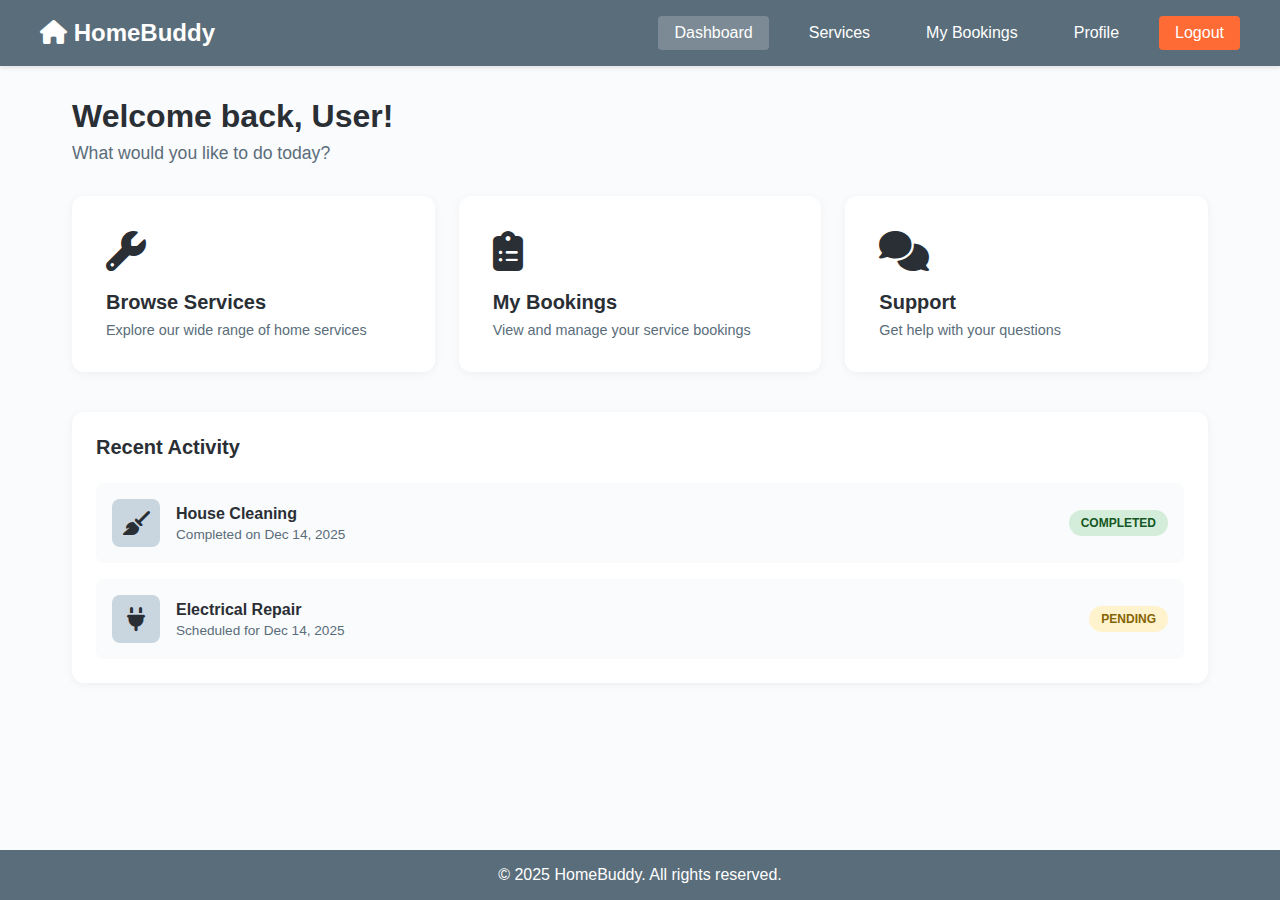
<file: index.html>
<!DOCTYPE html>
<html lang="en">
  <head>
    <meta charset="UTF-8" />
    <meta name="viewport" content="width=device-width, initial-scale=1.0" />
    <title>HomeBuddy - User Dashboard</title>

    <link
      rel="stylesheet"
      href="https://cdnjs.cloudflare.com/ajax/libs/font-awesome/6.5.0/css/all.min.css"
    />

    <link rel="stylesheet" href="./style.css" />
  </head>
  <body>
    <nav class="navbar">
      <div class="nav-container">
        <a href="index.html" class="logo">
          <i class="fa-solid fa-house"></i> HomeBuddy
        </a>
        <div class="nav-links">
          <a href="index.html" class="active">Dashboard</a>
          <a href="/pages/services.html">Services</a>
          <a href="./pages/book-service.html">My Bookings</a>
          <a href="./pages/profile.html">Profile</a>
          <a href="./pages/login.html" class="btn-logout">Logout</a>
        </div>
      </div>
    </nav>

    <main class="dashboard-container">
      <section class="welcome-section">
        <h1>
          Welcome back, User!
          <i class="fa-regular fa-hand-wave"></i>
        </h1>
        <p>What would you like to do today?</p>
      </section>

      <section class="quick-actions">
        <a href="./pages/services.html" class="action-card">
          <div class="card-icon">
            <i class="fa-solid fa-wrench"></i>
          </div>
          <h3>Browse Services</h3>
          <p>Explore our wide range of home services</p>
        </a>

        <a href="./pages/my-bookings.html" class="action-card">
          <div class="card-icon">
            <i class="fa-solid fa-clipboard-list"></i>
          </div>
          <h3>My Bookings</h3>
          <p>View and manage your service bookings</p>
        </a>

        <a href="./pages/support.html" class="action-card">
          <div class="card-icon">
            <i class="fa-solid fa-comments"></i>
          </div>
          <h3>Support</h3>
          <p>Get help with your questions</p>
        </a>
      </section>

      <section class="recent-bookings">
        <h2>Recent Activity</h2>
        <div class="activity-list">
          <div class="activity-item">
            <div class="activity-icon">
              <i class="fa-solid fa-broom"></i>
            </div>
            <div class="activity-details">
              <h4>House Cleaning</h4>
              <p>Completed on Dec 14, 2025</p>
            </div>
            <span class="status completed">Completed</span>
          </div>

          <div class="activity-item">
            <div class="activity-icon">
              <i class="fa-solid fa-plug"></i>
            </div>
            <div class="activity-details">
              <h4>Electrical Repair</h4>
              <p>Scheduled for Dec 14, 2025</p>
            </div>
            <span class="status pending">Pending</span>
          </div>
        </div>
      </section>
    </main>

    <footer class="footer">
      <p>&copy; 2025 HomeBuddy. All rights reserved.</p>
    </footer>
  </body>
</html>
</file>
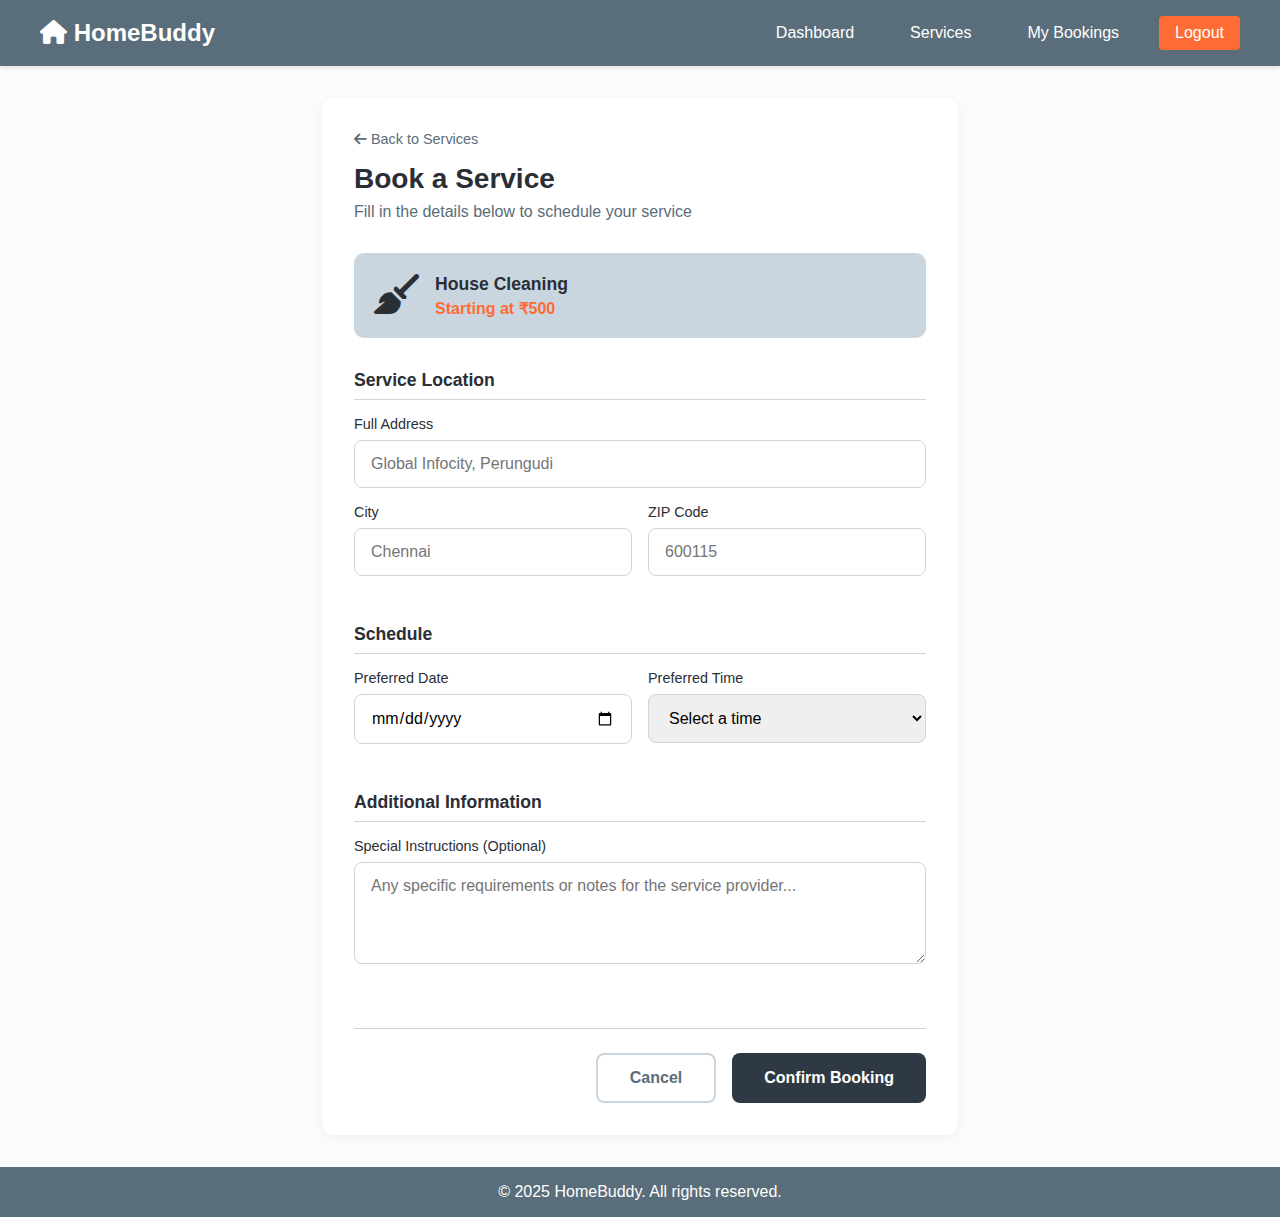
<file: pages/book-service.html>
<!DOCTYPE html>
<html lang="en">
  <head>
    <meta charset="UTF-8" />
    <meta name="viewport" content="width=device-width, initial-scale=1.0" />
    <title>HomeBuddy - Book Service</title>

    <link
      rel="stylesheet"
      href="https://cdnjs.cloudflare.com/ajax/libs/font-awesome/6.5.0/css/all.min.css"
    />

    <link rel="stylesheet" href="../styles/book-service.css" />
  </head>
  <body>
    <nav class="navbar">
      <div class="nav-container">
        <a href="../index.html" class="logo">
          <i class="fa-solid fa-house"></i> HomeBuddy
        </a>
        <div class="nav-links">
          <a href="../index.html">Dashboard</a>
          <a href="../pages/services.html">Services</a>
          <a href="../pages/my-bookings.html">My Bookings</a>
          <a href="../pages/login.html" class="btn-logout">Logout</a>
        </div>
      </div>
    </nav>

    <main class="booking-container">
      <div class="booking-card">
        <div class="booking-header">
          <a href="../pages/services.html" class="back-link">
            <i class="fa-solid fa-arrow-left"></i> Back to Services
          </a>
          <h1>Book a Service</h1>
          <p>Fill in the details below to schedule your service</p>
        </div>

        <form class="booking-form" action="../pages/my-bookings.html" method="GET">
          <div class="service-selected">
            <div class="service-icon">
              <i class="fa-solid fa-broom"></i>
            </div>
            <div class="service-info">
              <h3>House Cleaning</h3>
              <span class="price">Starting at ₹500</span>
            </div>
          </div>

          <div class="form-section">
            <h2>Service Location</h2>

            <div class="form-group">
              <label for="address">Full Address</label>
              <input
                type="text"
                id="address"
                name="address"
                placeholder="Global Infocity, Perungudi"
                required
              />
            </div>

            <div class="form-row">
              <div class="form-group">
                <label for="city">City</label>
                <input
                  type="text"
                  id="city"
                  name="city"
                  placeholder="Chennai"
                  required
                />
              </div>
              <div class="form-group">
                <label for="zipcode">ZIP Code</label>
                <input
                  type="text"
                  id="zipcode"
                  name="zipcode"
                  placeholder="600115"
                  required
                />
              </div>
            </div>
          </div>

          <div class="form-section">
            <h2>Schedule</h2>

            <div class="form-row">
              <div class="form-group">
                <label for="date">Preferred Date</label>
                <input type="date" id="date" name="date" required />
              </div>
              <div class="form-group">
                <label for="time">Preferred Time</label>
                <select id="time" name="time" required>
                  <option value="">Select a time</option>
                  <option value="09:00">9:00 AM</option>
                  <option value="10:00">10:00 AM</option>
                  <option value="11:00">11:00 AM</option>
                  <option value="12:00">12:00 PM</option>
                  <option value="13:00">1:00 PM</option>
                  <option value="14:00">2:00 PM</option>
                  <option value="15:00">3:00 PM</option>
                  <option value="16:00">4:00 PM</option>
                  <option value="17:00">5:00 PM</option>
                </select>
              </div>
            </div>
          </div>

          <div class="form-section">
            <h2>Additional Information</h2>

            <div class="form-group">
              <label for="notes">Special Instructions (Optional)</label>
              <textarea
                id="notes"
                name="notes"
                rows="4"
                placeholder="Any specific requirements or notes for the service provider..."
              ></textarea>
            </div>
          </div>

          <div class="form-actions">
            <a href="../pages/services.html" class="btn-secondary">Cancel</a>
            <button type="submit" class="btn-primary">Confirm Booking</button>
          </div>
        </form>
      </div>
    </main>

    <footer class="footer">
      <p>&copy; 2025 HomeBuddy. All rights reserved.</p>
    </footer>
  </body>
</html>
</file>
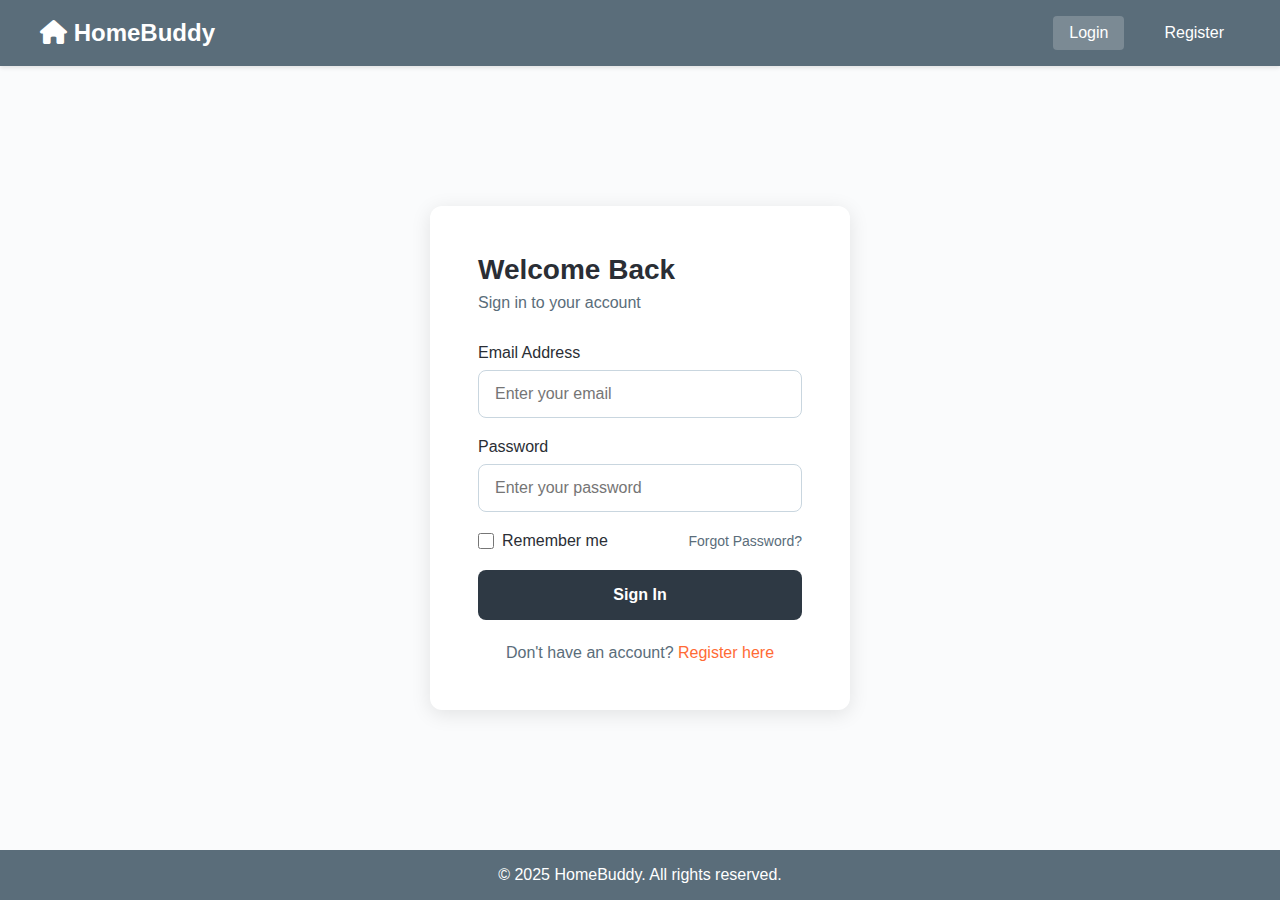
<file: pages/login.html>
<!DOCTYPE html>
<html lang="en">
  <head>
    <meta charset="UTF-8" />
    <meta name="viewport" content="width=device-width, initial-scale=1.0" />
    <title>HomeBuddy - User Login</title>

    <link
      rel="stylesheet"
      href="https://cdnjs.cloudflare.com/ajax/libs/font-awesome/6.5.0/css/all.min.css"
    />

    <link rel="stylesheet" href="../styles/login.css" />
  </head>
  <body>
    <nav class="navbar">
      <div class="nav-container">
        <a href="../index.html" class="logo">
          <i class="fa-solid fa-house"></i> HomeBuddy
        </a>
        <div class="nav-links">
          <a href="../pages/login.html" class="active">Login</a>
          <a href="../pages/register.html">Register</a>
        </div>
      </div>
    </nav>

    <main class="login-container">
      <div class="login-card">
        <h1>Welcome Back</h1>
        <p class="subtitle">Sign in to your account</p>

        <form class="login-form" action="../index.html" method="GET">
          <div class="form-group">
            <label for="email">Email Address</label>
            <input
              type="email"
              id="email"
              name="email"
              placeholder="Enter your email"
              required
            />
          </div>

          <div class="form-group">
            <label for="password">Password</label>
            <input
              type="password"
              id="password"
              name="password"
              placeholder="Enter your password"
              required
            />
          </div>

          <div class="form-options">
            <label class="remember-me">
              <input type="checkbox" name="remember" />
              <span>Remember me</span>
            </label>
            <a href="#" class="forgot-password">Forgot Password?</a>
          </div>

          <button type="submit" class="btn-primary">Sign In</button>
        </form>

        <p class="register-link">
          Don't have an account?
          <a href="../pages/register.html">Register here</a>
        </p>
      </div>
    </main>

    <footer class="footer">
      <p>&copy; 2025 HomeBuddy. All rights reserved.</p>
    </footer>
  </body>
</html>
</file>
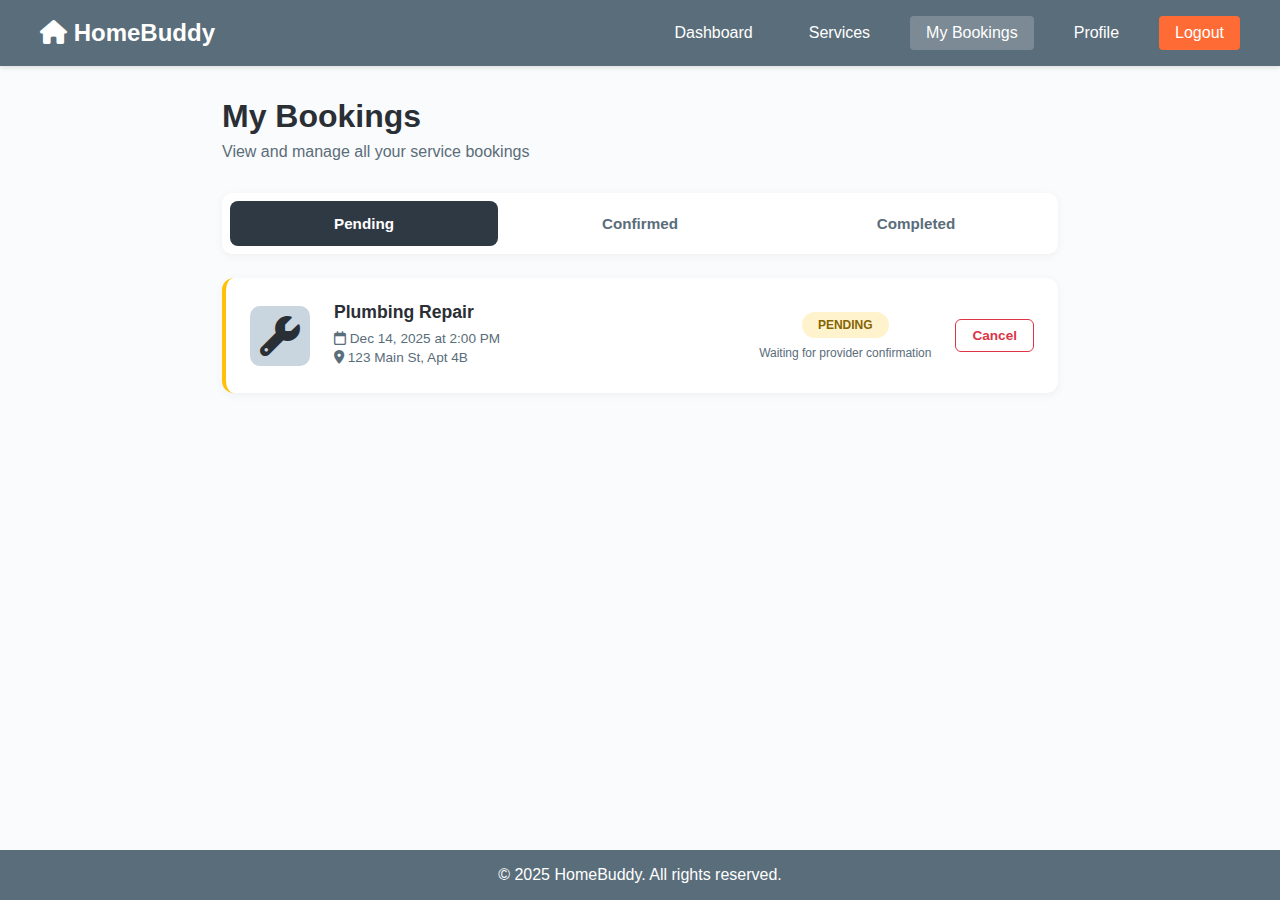
<file: pages/my-bookings.html>
<!DOCTYPE html>
<html lang="en">
  <head>
    <meta charset="UTF-8" />
    <meta name="viewport" content="width=device-width, initial-scale=1.0" />
    <title>HomeBuddy - My Bookings</title>

    <link
      rel="stylesheet"
      href="https://cdnjs.cloudflare.com/ajax/libs/font-awesome/6.5.0/css/all.min.css"
    />

    <link rel="stylesheet" href="../styles/my-bookings.css" />
  </head>
  <body>
    <nav class="navbar">
      <div class="nav-container">
        <a href="../index.html" class="logo">
          <i class="fa-solid fa-house"></i> HomeBuddy
        </a>
        <div class="nav-links">
          <a href="../index.html">Dashboard</a>
          <a href="../pages/services.html">Services</a>
          <a href="../pages/my-bookings.html" class="active">My Bookings</a>
          <a href="../pages/profile.html">Profile</a>
          <a href="../pages/login.html" class="btn-logout">Logout</a>
        </div>
      </div>
    </nav>

    <main class="bookings-container">
      <section class="page-header">
        <h1>My Bookings</h1>
        <p>View and manage all your service bookings</p>
      </section>

      <div class="tabs">
        <button class="tab active" data-tab="pending">Pending</button>
        <button class="tab" data-tab="confirmed">Confirmed</button>
        <button class="tab" data-tab="completed">Completed</button>
      </div>

      <!-- Pending Bookings -->
      <section class="bookings-section" id="pending">
        <div class="booking-card pending">
          <div class="booking-icon">
            <i class="fa-solid fa-wrench"></i>
          </div>
          <div class="booking-info">
            <h3>Plumbing Repair</h3>
            <p class="booking-date">
              <i class="fa-regular fa-calendar"></i> Dec 14, 2025 at 2:00 PM
            </p>
            <p class="booking-address">
              <i class="fa-solid fa-location-dot"></i> 123 Main St, Apt 4B
            </p>
          </div>
          <div class="booking-status">
            <span class="status-badge pending">Pending</span>
            <p class="status-note">Waiting for provider confirmation</p>
          </div>
          <div class="booking-actions">
            <button class="btn-cancel">Cancel</button>
          </div>
        </div>
      </section>

      <!-- Confirmed Bookings -->
      <section class="bookings-section hidden" id="confirmed">
        <div class="booking-card confirmed">
          <div class="booking-icon">
            <i class="fa-solid fa-broom"></i>
          </div>
          <div class="booking-info">
            <h3>House Cleaning</h3>
            <p class="booking-date">
              <i class="fa-regular fa-calendar"></i> Dec 14, 2024 at 10:00 AM
            </p>
            <p class="booking-address">
              <i class="fa-solid fa-location-dot"></i> 123 Main St, Apt 4B
            </p>
            <p class="provider-name">
              <i class="fa-solid fa-user"></i> Provider: Ibrahim
            </p>
          </div>
          <div class="booking-status">
            <span class="status-badge confirmed">Confirmed</span>
            <p class="status-note">Provider will arrive on time</p>
          </div>
          <div class="booking-actions">
            <button class="btn-contact">Contact</button>
            <button class="btn-cancel">Cancel</button>
          </div>
        </div>

        <div class="booking-card confirmed">
          <div class="booking-icon">
            <i class="fa-solid fa-plug"></i>
          </div>
          <div class="booking-info">
            <h3>Electrical Repair</h3>
            <p class="booking-date">
              <i class="fa-regular fa-calendar"></i> Dec 14, 2025 at 3:00 PM
            </p>
            <p class="booking-address">
              <i class="fa-solid fa-location-dot"></i> 123 Main St, Apt 4B
            </p>
            <p class="provider-name">
              <i class="fa-solid fa-user"></i> Provider: Kamalesh
            </p>
          </div>
          <div class="booking-status">
            <span class="status-badge confirmed">Confirmed</span>
            <p class="status-note">Provider will arrive on time</p>
          </div>
          <div class="booking-actions">
            <button class="btn-contact">Contact</button>
            <button class="btn-cancel">Cancel</button>
          </div>
        </div>
      </section>

      <!-- Completed Bookings -->
      <section class="bookings-section hidden" id="completed">
        <div class="booking-card completed">
          <div class="booking-icon">
            <i class="fa-solid fa-seedling"></i>
          </div>
          <div class="booking-info">
            <h3>Gardening Service</h3>
            <p class="booking-date">
              <i class="fa-regular fa-calendar"></i> Dec 11, 2025 at 9:00 AM
            </p>
            <p class="booking-address">
              <i class="fa-solid fa-location-dot"></i> 123 Main St, Apt 4B
            </p>
            <p class="provider-name">
              <i class="fa-solid fa-user"></i> Provider: Ibrahim
            </p>
          </div>
          <div class="booking-status">
            <span class="status-badge completed">Completed</span>
          </div>
          <div class="booking-actions">
            <a href="../pages/review.html" class="a-review">Give Rating</a>
          </div>
        </div>

        <div class="booking-card completed">
          <div class="booking-icon">
            <i class="fa-solid fa-paint-roller"></i>
          </div>
          <div class="booking-info">
            <h3>Painting Service</h3>
            <p class="booking-date">
              <i class="fa-regular fa-calendar"></i> Dec 12, 2025 at 11:00 AM
            </p>
            <p class="booking-address">
              <i class="fa-solid fa-location-dot"></i> 123 Main St, Apt 4B
            </p>
            <p class="provider-name">
              <i class="fa-solid fa-user"></i> Provider: Kamalesh
            </p>
          </div>
          <div class="booking-status">
            <span class="status-badge completed">Completed</span>
          </div>
          <div class="booking-actions">
            <a href="../pages/review.html" class="a-review">Give Rating</a>
          </div>
        </div>
      </section>
    </main>

    <footer class="footer">
      <p>&copy; 2025 HomeBuddy. All rights reserved.</p>
    </footer>

    <script>
      const tabs = document.querySelectorAll(".tab");
      const sections = document.querySelectorAll(".bookings-section");

      tabs.forEach((tab) => {
        tab.onclick = () => {
          tabs.forEach((t) => t.classList.remove("active"));
          sections.forEach((s) => s.classList.add("hidden"));

          tab.classList.add("active");
          document.getElementById(tab.dataset.tab).classList.remove("hidden");
        };
      });
    </script>
  </body>
</html>
</file>
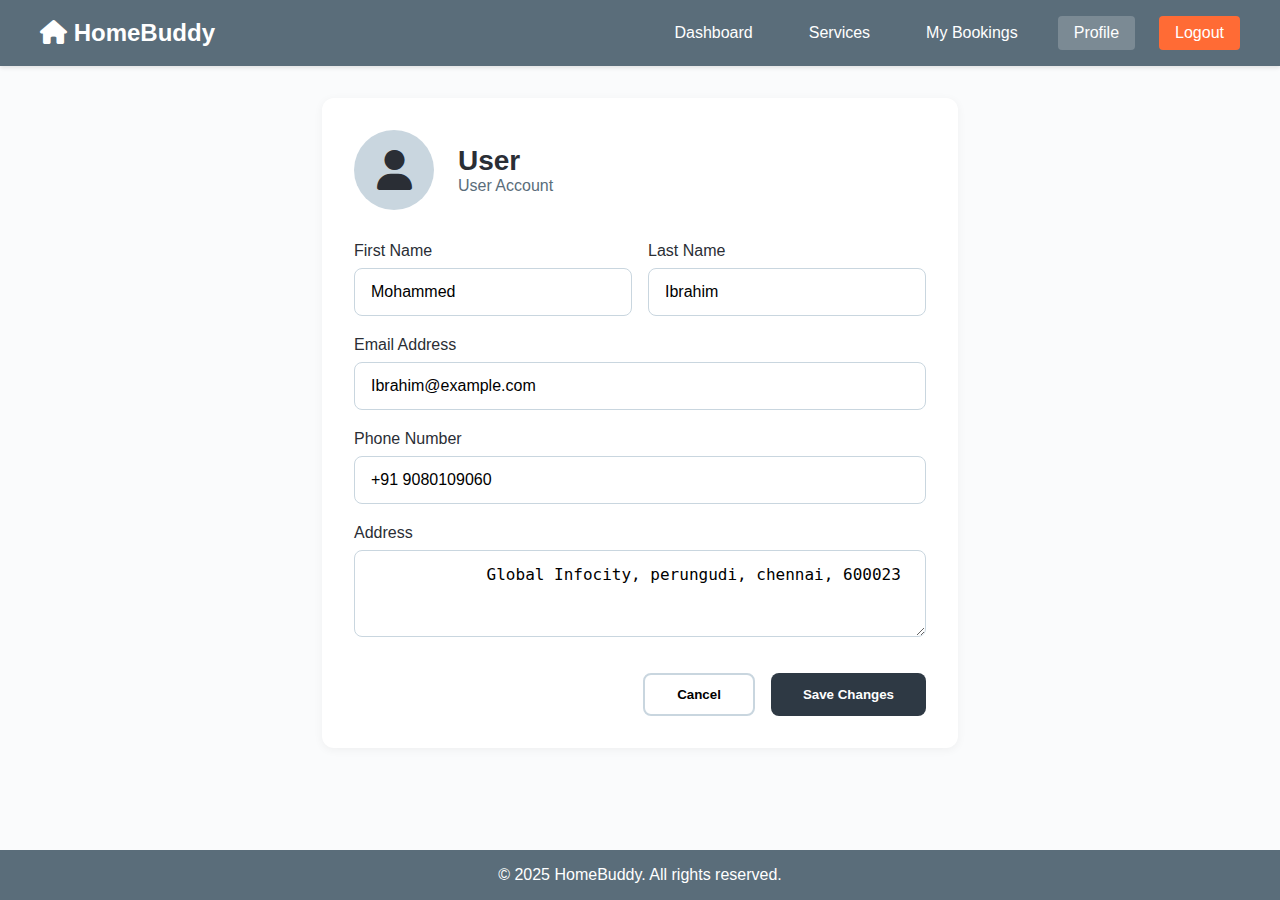
<file: pages/profile.html>
<!DOCTYPE html>
<html lang="en">
  <head>
    <meta charset="UTF-8" />
    <meta name="viewport" content="width=device-width, initial-scale=1.0" />
    <title>HomeBuddy - My Profile</title>
    <link
      rel="stylesheet"
      href="https://cdnjs.cloudflare.com/ajax/libs/font-awesome/6.5.0/css/all.min.css"
    />

    <link rel="stylesheet" href="../styles/profile.css" />
  </head>
  <body>
    <nav class="navbar">
      <div class="nav-container">
        <a href="../index.html" class="logo">
          <i class="fa-solid fa-house"></i> HomeBuddy
        </a>
        <div class="nav-links">
          <a href="../index.html">Dashboard</a>
          <a href="../pages/services.html">Services</a>
          <a href="../pages/my-bookings.html">My Bookings</a>
          <a href="../pages/profile.html" class="active">Profile</a>
          <a href="../pages/login.html" class="btn-logout">Logout</a>
        </div>
      </div>
    </nav>

    <main class="profile-container">
      <section class="profile-card">
        <div class="profile-header">
          <div class="profile-avatar">
            <i class="fa-solid fa-user"></i>
          </div>
          <div>
            <h1>User</h1>
            <p>User Account</p>
          </div>
        </div>

        <form class="profile-form">
          <div class="form-row">
            <div class="form-group">
              <label>First Name</label>
              <input type="text" value="Mohammed" />
            </div>
            <div class="form-group">
              <label>Last Name</label>
              <input type="text" value="Ibrahim" />
            </div>
          </div>

          <div class="form-group">
            <label>Email Address</label>
            <input type="email" value="Ibrahim@example.com" />
          </div>

          <div class="form-group">
            <label>Phone Number</label>
            <input type="tel" value="+91 9080109060" />
          </div>

          <div class="form-group">
            <label>Address</label>
            <textarea rows="3">
            Global Infocity, perungudi, chennai, 600023</textarea
            >
          </div>

          <div class="form-actions">
            <button type="button" class="btn-secondary">Cancel</button>
            <button type="submit" class="btn-primary">Save Changes</button>
          </div>
        </form>
      </section>
    </main>

    <footer class="footer">
      <p>&copy; 2025 HomeBuddy. All rights reserved.</p>
    </footer>
  </body>
</html>
</file>
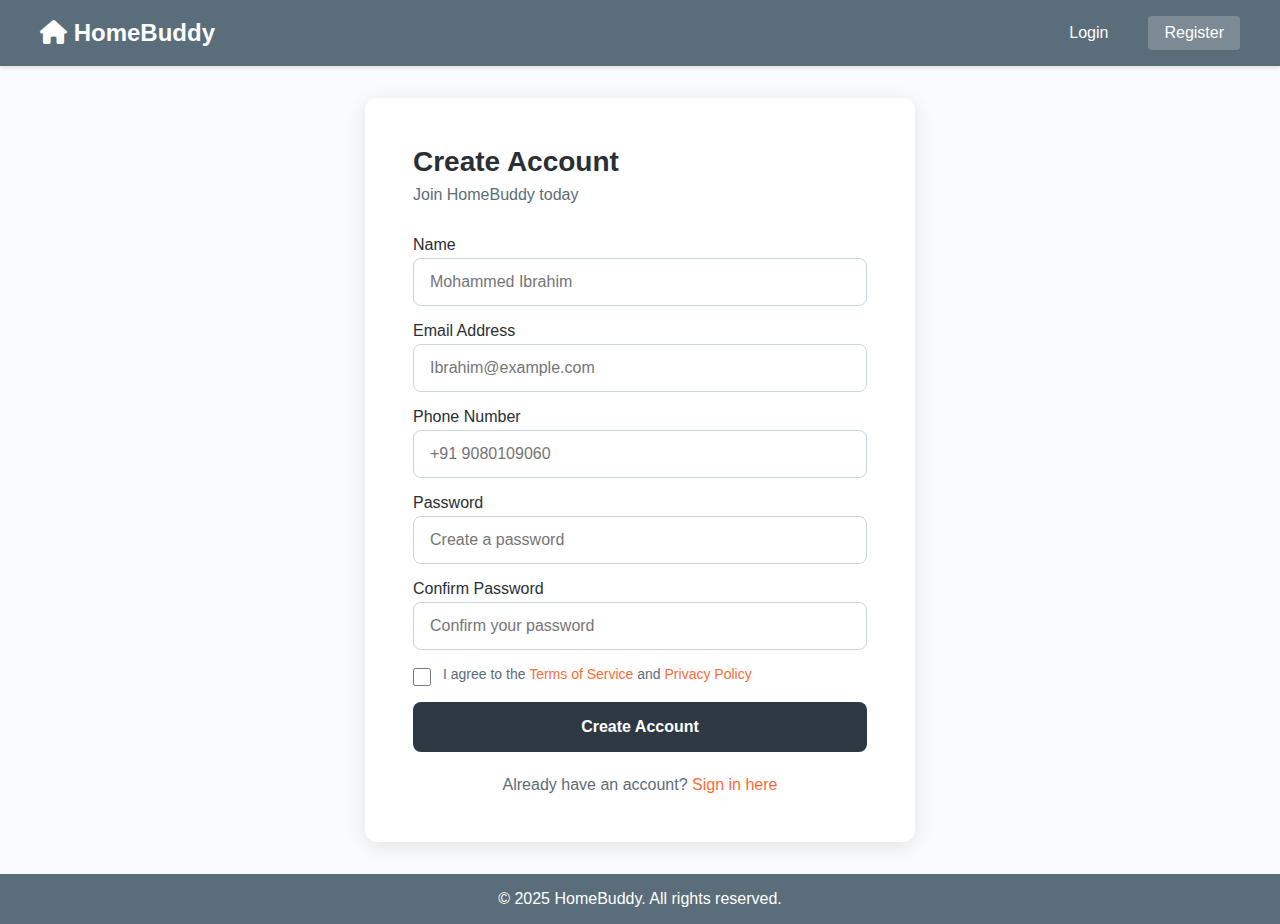
<file: pages/register.html>
<!DOCTYPE html>
<html lang="en">
  <head>
    <meta charset="UTF-8" />
    <meta name="viewport" content="width=device-width, initial-scale=1.0" />
    <title>HomeBuddy - User Registration</title>

    <link
      rel="stylesheet"
      href="https://cdnjs.cloudflare.com/ajax/libs/font-awesome/6.5.0/css/all.min.css"
    />

    <link rel="stylesheet" href="../styles/register.css" />
  </head>
  <body>
    <nav class="navbar">
      <div class="nav-container">
        <a href="../index.html" class="logo">
          <i class="fa-solid fa-house"></i> HomeBuddy
        </a>
        <div class="nav-links">
          <a href="../pages/login.html">Login</a>
          <a href="../pages/register.html" class="active">Register</a>
        </div>
      </div>
    </nav>

    <main class="register-container">
      <div class="register-card">
        <h1>Create Account</h1>
        <p class="subtitle">Join HomeBuddy today</p>

        <form class="register-form" action="../index.html" method="GET">
          <div class="form-group">
            <label for="Name">Name</label>
            <input
              type="text"
              id="Name"
              name="Name"
              placeholder="Mohammed Ibrahim"
              required
            />
          </div>

          <div class="form-group">
            <label for="email">Email Address</label>
            <input
              type="email"
              id="email"
              name="email"
              placeholder="Ibrahim@example.com"
              required
            />
          </div>

          <div class="form-group">
            <label for="phone">Phone Number</label>
            <input
              type="tel"
              id="phone"
              name="phone"
              placeholder="+91 9080109060"
              required
            />
          </div>

          <div class="form-group">
            <label for="password">Password</label>
            <input
              type="password"
              id="password"
              name="password"
              placeholder="Create a password"
              required
            />
          </div>

          <div class="form-group">
            <label for="confirmPassword">Confirm Password</label>
            <input
              type="password"
              id="confirmPassword"
              name="confirmPassword"
              placeholder="Confirm your password"
              required
            />
          </div>

          <label class="terms-checkbox">
            <input type="checkbox" name="terms" required />
            <span>
              I agree to the <a href="#">Terms of Service</a> and
              <a href="#">Privacy Policy</a>
            </span>
          </label>

          <button type="submit" class="btn-primary">Create Account</button>
        </form>

        <p class="login-link">
          Already have an account?
          <a href="../pages/login.html">Sign in here</a>
        </p>
      </div>
    </main>

    <footer class="footer">
      <p>&copy; 2025 HomeBuddy. All rights reserved.</p>
    </footer>
  </body>
</html>
</file>
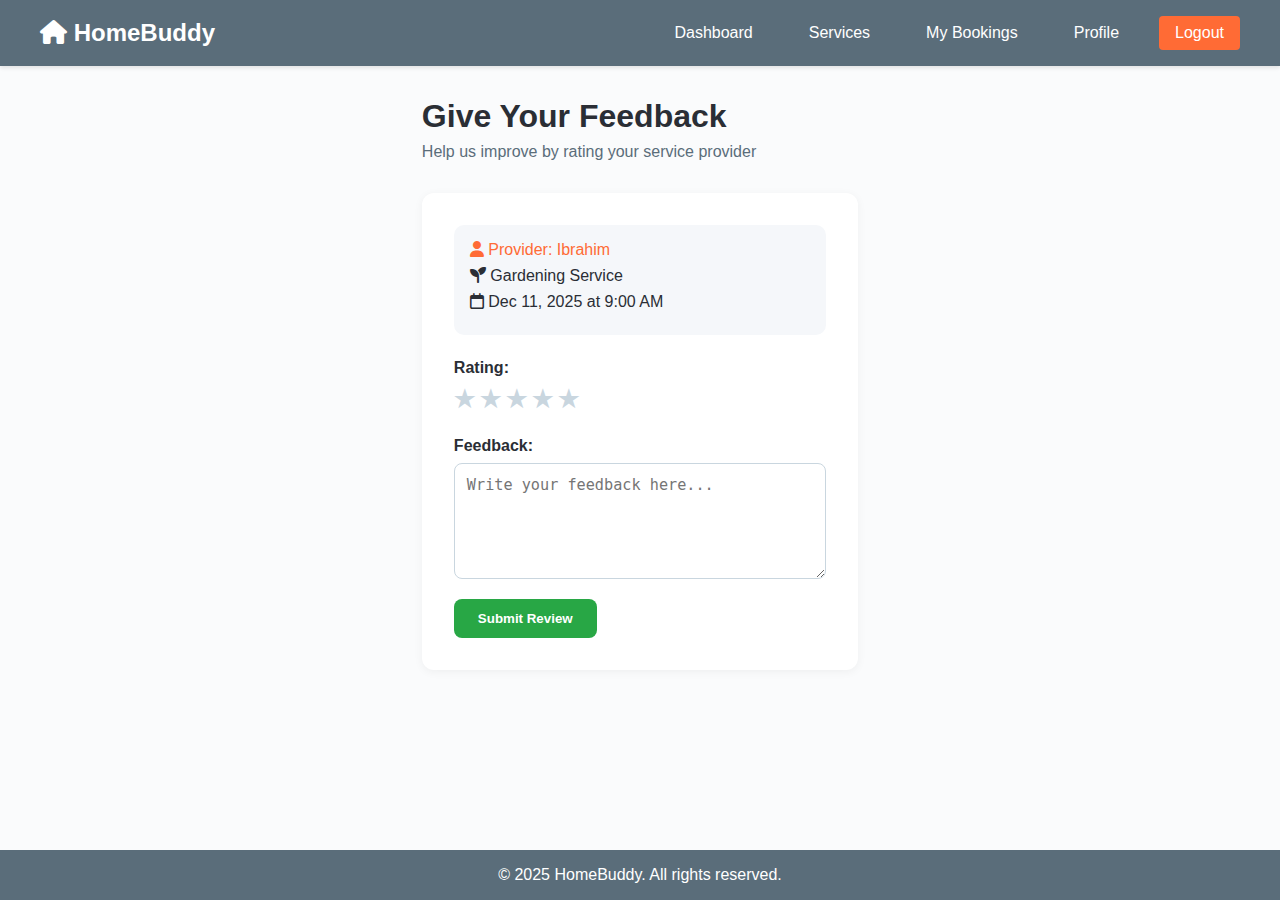
<file: pages/review.html>
<!DOCTYPE html>
<html lang="en">
  <head>
    <meta charset="UTF-8" />
    <meta name="viewport" content="width=device-width, initial-scale=1.0" />
    <title>HomeBuddy - Give Review</title>

    <link
      rel="stylesheet"
      href="https://cdnjs.cloudflare.com/ajax/libs/font-awesome/6.5.0/css/all.min.css"
    />

    <link rel="stylesheet" href="../styles/review.css" />
  </head>
  <body>
    <nav class="navbar">
      <div class="navbar-container">
        <a href="../index.html" class="navbar-logo">
          <i class="fa-solid fa-house"></i> HomeBuddy
        </a>
        <div class="navbar-links">
          <a href="../index.html">Dashboard</a>
          <a href="../pages/services.html">Services</a>
          <a href="../pages/my-bookings.html">My Bookings</a>
          <a href="../pages/profile.html">Profile</a>
          <a href="../pages/login.html" class="btn-logout">Logout</a>
        </div>
      </div>
    </nav>

    <main class="review-wrapper">
      <section class="page-header">
        <h1>Give Your Feedback</h1>
        <p>Help us improve by rating your service provider</p>
      </section>

      <section class="review-form-section">
        <div class="review-card">
          <div class="provider-info">
            <p class="provider-name">
              <i class="fa-solid fa-user"></i> Provider: Ibrahim
            </p>
            <p class="service-name">
              <i class="fa-solid fa-seedling"></i> Gardening Service
            </p>
            <p class="booking-date">
              <i class="fa-regular fa-calendar"></i> Dec 11, 2025 at 9:00 AM
            </p>
          </div>

          <form class="review-form" action="../index.html" method="GET">
            <label for="rating">Rating:</label>
            <div class="rating-stars">
              <input type="radio" id="star5" name="rating" value="5" />
              <label for="star5">★</label>

              <input type="radio" id="star4" name="rating" value="4" />
              <label for="star4">★</label>

              <input type="radio" id="star3" name="rating" value="3" />
              <label for="star3">★</label>

              <input type="radio" id="star2" name="rating" value="2" />
              <label for="star2">★</label>

              <input type="radio" id="star1" name="rating" value="1" />
              <label for="star1">★</label>
            </div>

            <label for="feedback">Feedback:</label>
            <textarea
              id="feedback"
              name="feedback"
              rows="5"
              placeholder="Write your feedback here..."
            ></textarea>

            <button type="submit" class="btn-submit">Submit Review</button>
          </form>
        </div>
      </section>
    </main>

    <footer class="footer">
      <p>&copy; 2025 HomeBuddy. All rights reserved.</p>
    </footer>
  </body>
</html>
</file>
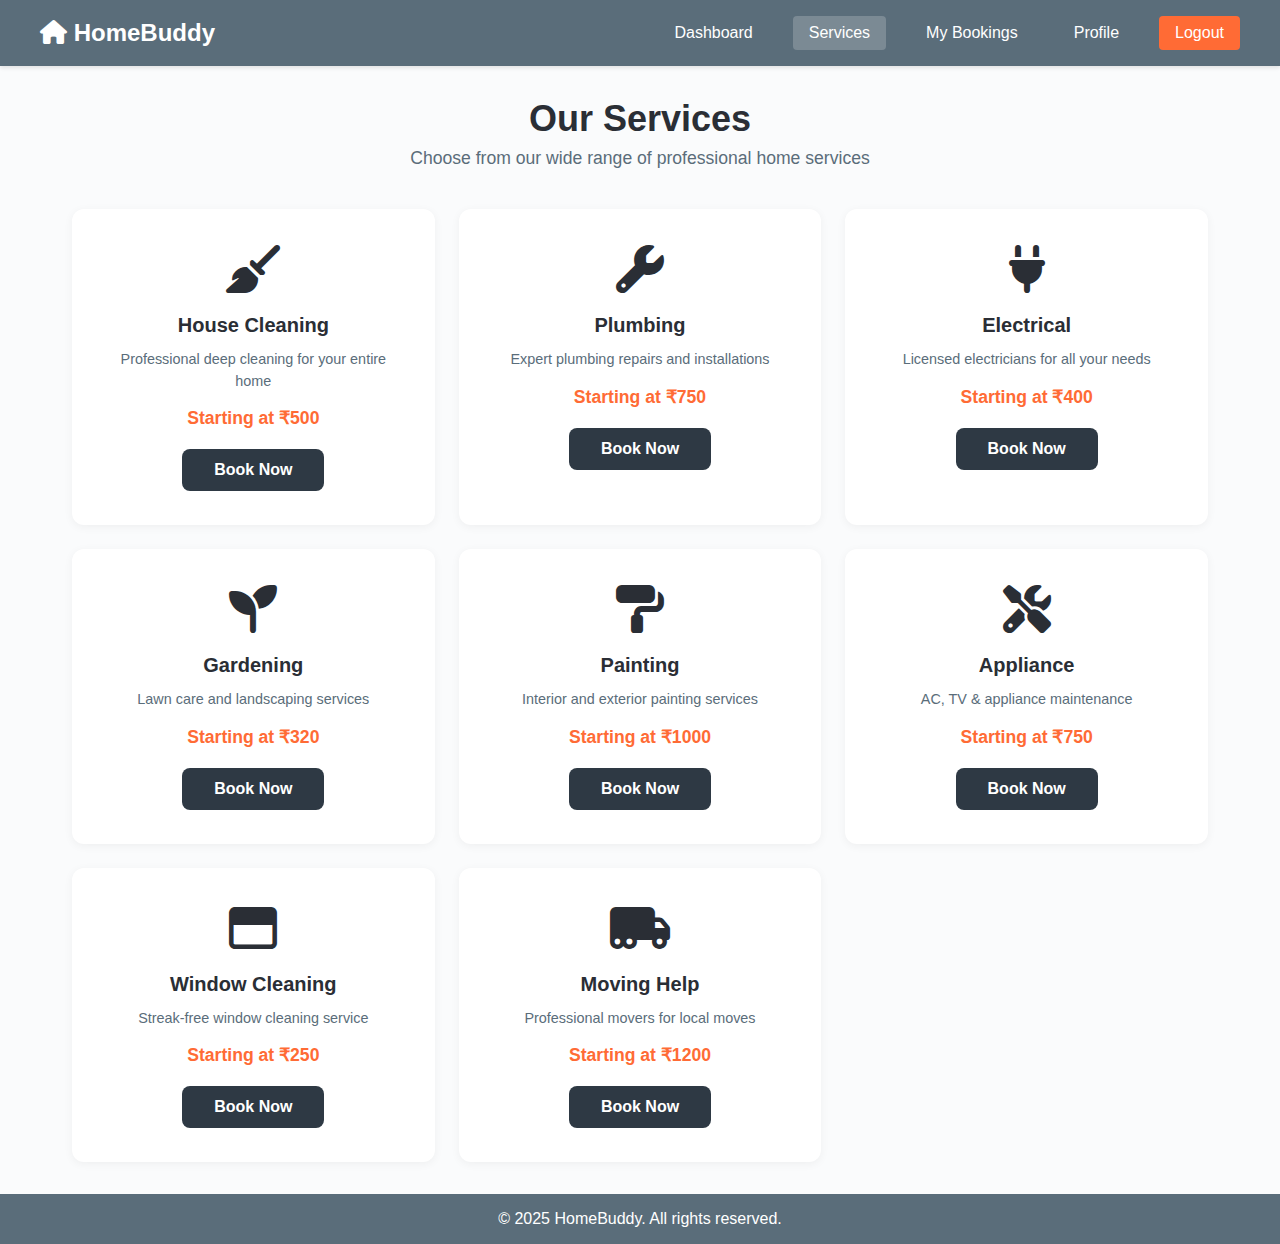
<file: pages/services.html>
<!DOCTYPE html>
<html lang="en">
  <head>
    <meta charset="UTF-8" />
    <meta name="viewport" content="width=device-width, initial-scale=1.0" />
    <title>HomeBuddy - Browse Services</title>

    <link
      rel="stylesheet"
      href="https://cdnjs.cloudflare.com/ajax/libs/font-awesome/6.5.0/css/all.min.css"
    />

    <link rel="stylesheet" href="../styles/services.css" />
  </head>
  <body>
    <nav class="navbar">
      <div class="nav-container">
        <a href="../index.html" class="logo">
          <i class="fa-solid fa-house"></i> HomeBuddy
        </a>
        <div class="nav-links">
          <a href="../index.html">Dashboard</a>
          <a href="../pages/services.html" class="active">Services</a>
          <a href="../pages/my-bookings.html">My Bookings</a>
          <a href="../pages/profile.html">Profile</a>
          <a href="../pages/login.html" class="btn-logout">Logout</a>
        </div>
      </div>
    </nav>

    <main class="services-container">
      <section class="page-header">
        <h1>Our Services</h1>
        <p>Choose from our wide range of professional home services</p>
      </section>

      <section class="services-grid">
        <div class="service-card">
          <div class="service-icon">
            <i class="fa-solid fa-broom"></i>
          </div>
          <h3>House Cleaning</h3>
          <p>Professional deep cleaning for your entire home</p>
          <div class="service-price">Starting at ₹500</div>
          <a href="../pages/book-service.html" class="btn-book"
            >Book Now</a
          >
        </div>

        <div class="service-card">
          <div class="service-icon">
            <i class="fa-solid fa-wrench"></i>
          </div>
          <h3>Plumbing</h3>
          <p>Expert plumbing repairs and installations</p>
          <div class="service-price">Starting at ₹750</div>
          <a href="../pages/book-service.html" class="btn-book"
            >Book Now</a
          >
        </div>

        <div class="service-card">
          <div class="service-icon">
            <i class="fa-solid fa-plug"></i>
          </div>
          <h3>Electrical</h3>
          <p>Licensed electricians for all your needs</p>
          <div class="service-price">Starting at ₹400</div>
          <a href="../pages/book-service.html" class="btn-book"
            >Book Now</a
          >
        </div>

        <div class="service-card">
          <div class="service-icon">
            <i class="fa-solid fa-seedling"></i>
          </div>
          <h3>Gardening</h3>
          <p>Lawn care and landscaping services</p>
          <div class="service-price">Starting at ₹320</div>
          <a href="../pages/book-service.html" class="btn-book"
            >Book Now</a
          >
        </div>

        <div class="service-card">
          <div class="service-icon">
            <i class="fa-solid fa-paint-roller"></i>
          </div>
          <h3>Painting</h3>
          <p>Interior and exterior painting services</p>
          <div class="service-price">Starting at ₹1000</div>
          <a href="../pages/book-service.html" class="btn-book"
            >Book Now</a
          >
        </div>

        <div class="service-card">
          <div class="service-icon">
            <i class="fa-solid fa-screwdriver-wrench"></i>
          </div>
          <h3>Appliance</h3>
          <p>AC, TV & appliance maintenance</p>
          <div class="service-price">Starting at ₹750</div>
          <a href="../pages/book-service.html" class="btn-book">Book Now</a>
        </div>

        <div class="service-card">
          <div class="service-icon">
            <i class="fa-regular fa-window-maximize"></i>
          </div>
          <h3>Window Cleaning</h3>
          <p>Streak-free window cleaning service</p>
          <div class="service-price">Starting at ₹250</div>
          <a href="../pages/book-service.html" class="btn-book"
            >Book Now</a
          >
        </div>

        <div class="service-card">
          <div class="service-icon">
            <i class="fa-solid fa-truck-moving"></i>
          </div>
          <h3>Moving Help</h3>
          <p>Professional movers for local moves</p>
          <div class="service-price">Starting at ₹1200</div>
          <a href="../pages/book-service.html" class="btn-book"
            >Book Now</a
          >
        </div>
      </section>
    </main>

    <footer class="footer">
      <p>&copy; 2025 HomeBuddy. All rights reserved.</p>
    </footer>
  </body>
</html>
</file>
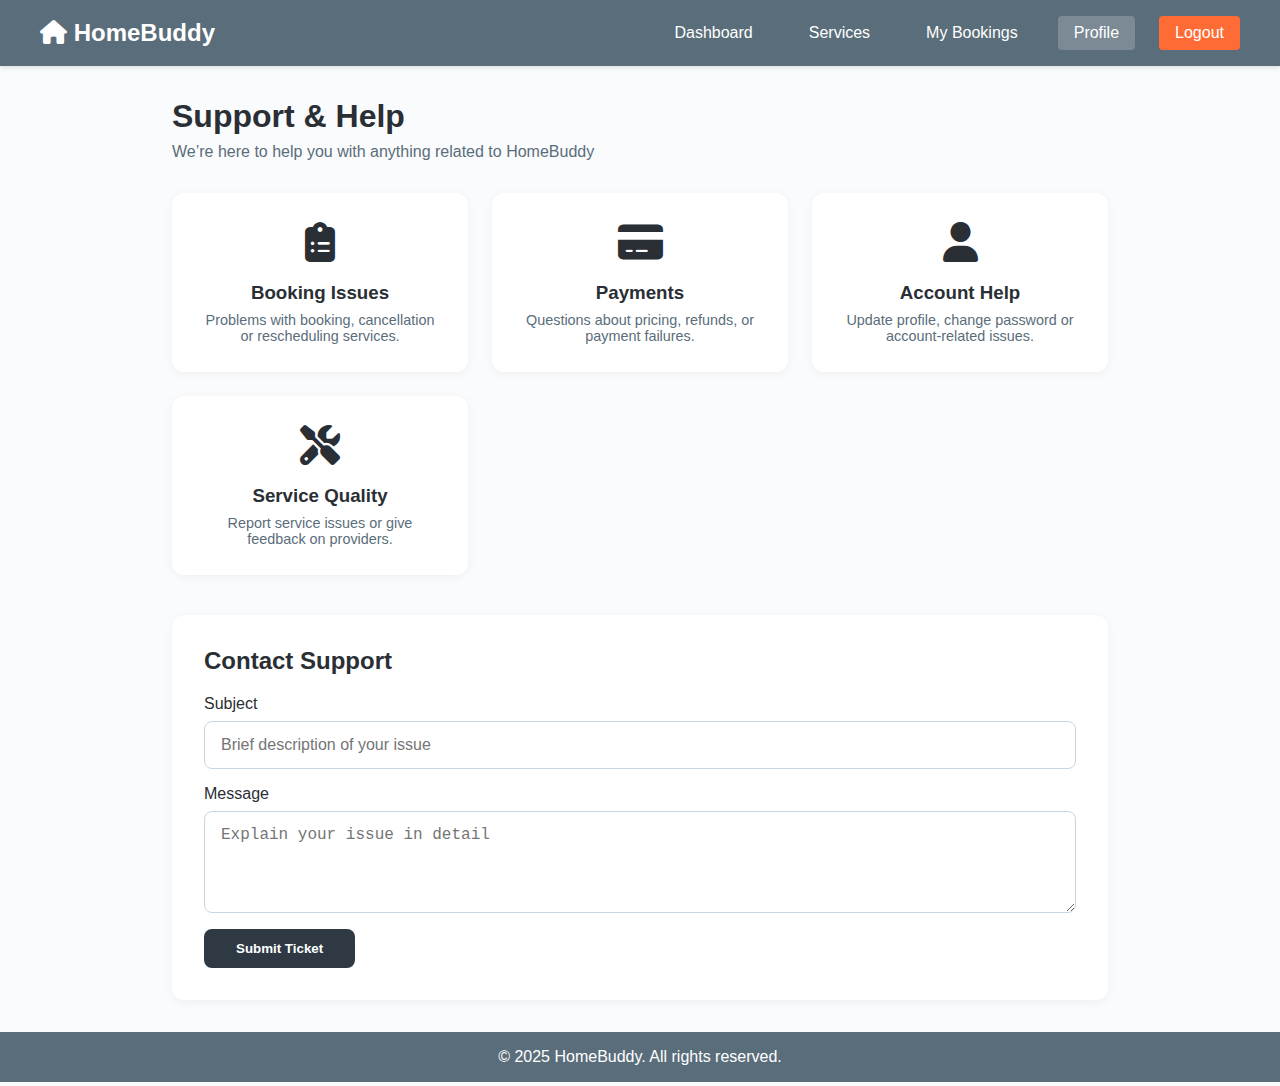
<file: pages/support.html>
<!DOCTYPE html>
<html lang="en">
  <head>
    <meta charset="UTF-8" />
    <meta name="viewport" content="width=device-width, initial-scale=1.0" />
    <title>HomeBuddy - Support</title>

    <link
      rel="stylesheet"
      href="https://cdnjs.cloudflare.com/ajax/libs/font-awesome/6.5.0/css/all.min.css"
    />

    <link rel="stylesheet" href="../styles/support.css" />
  </head>
  <body>
    <nav class="navbar">
      <div class="nav-container">
        <a href="../index.html" class="logo">
          <i class="fa-solid fa-house"></i> HomeBuddy
        </a>
        <div class="nav-links">
          <a href="../index.html">Dashboard</a>
          <a href="../pages/services.html">Services</a>
          <a href="../pages/my-bookings.html">My Bookings</a>
          <a href="../pages/profile.html" class="active">Profile</a>
          <a href="../pages/login.html" class="btn-logout">Logout</a>
        </div>
      </div>
    </nav>

    <main class="support-container">
      <section class="support-header">
        <h1>Support & Help</h1>
        <p>We’re here to help you with anything related to HomeBuddy</p>
      </section>

      <section class="support-grid">
        <div class="support-card">
          <div class="icon">
            <i class="fa-solid fa-clipboard-list"></i>
          </div>
          <h3>Booking Issues</h3>
          <p>Problems with booking, cancellation or rescheduling services.</p>
        </div>

        <div class="support-card">
          <div class="icon">
            <i class="fa-solid fa-credit-card"></i>
          </div>
          <h3>Payments</h3>
          <p>Questions about pricing, refunds, or payment failures.</p>
        </div>

        <div class="support-card">
          <div class="icon">
            <i class="fa-solid fa-user"></i>
          </div>
          <h3>Account Help</h3>
          <p>Update profile, change password or account-related issues.</p>
        </div>

        <div class="support-card">
          <div class="icon">
            <i class="fa-solid fa-screwdriver-wrench"></i>
          </div>
          <h3>Service Quality</h3>
          <p>Report service issues or give feedback on providers.</p>
        </div>
      </section>

      <section class="contact-section">
        <h2>Contact Support</h2>

        <form class="support-form">
          <div class="form-group">
            <label>Subject</label>
            <input type="text" placeholder="Brief description of your issue" />
          </div>

          <div class="form-group">
            <label>Message</label>
            <textarea
              rows="4"
              placeholder="Explain your issue in detail"
            ></textarea>
          </div>

          <button type="submit" class="btn-primary">Submit Ticket</button>
        </form>
      </section>
    </main>

    <footer class="footer">
      <p>&copy; 2025 HomeBuddy. All rights reserved.</p>
    </footer>
  </body>
</html>
</file>
<file: style.css>
* {
    margin: 0;
    padding: 0;
    box-sizing: border-box;
}

body {
    font-family: 'Segoe UI', Tahoma, Geneva, Verdana, sans-serif;
    background-color: #FAFBFC;
    color: #2A2E35;
    min-height: 100vh;
    display: flex;
    flex-direction: column;
}

.navbar {
    background-color: #5A6D7A;
    padding: 1rem 2rem;
    box-shadow: 0 2px 4px rgba(0,0,0,0.1);
}

.nav-container {
    max-width: 1200px;
    margin: 0 auto;
    display: flex;
    justify-content: space-between;
    align-items: center;
}

.logo {
    color: white;
    font-size: 1.5rem;
    font-weight: bold;
    text-decoration: none;
}

.nav-links {
    display: flex;
    gap: 1.5rem;
    align-items: center;
}

.nav-links a {
    color: white;
    text-decoration: none;
    padding: 0.5rem 1rem;
    border-radius: 4px;
    transition: background-color 0.3s;
}

.nav-links a:hover,
.nav-links a.active {
    background-color: rgba(255,255,255,0.2);
}

.btn-logout {
    background-color: #FF6B35 ;
}

.btn-logout:hover {
    background-color: #e55a2b !important;
}

.dashboard-container {
    flex: 1;
    max-width: 1200px;
    margin: 0 auto;
    padding: 2rem;
    width: 100%;
}

.welcome-section {
    margin-bottom: 2rem;
}

.welcome-section h1 {
    font-size: 2rem;
    color: #2A2E35;
    margin-bottom: 0.5rem;
}

.welcome-section p {
    color: #5A6D7A;
    font-size: 1.1rem;
}

.quick-actions {
    display: grid;
    grid-template-columns: repeat(auto-fit, minmax(250px, 1fr));
    gap: 1.5rem;
    margin-bottom: 2.5rem;
}

.action-card {
    background-color: white;
    border-radius: 12px;
    padding: 2rem;
    text-decoration: none;
    color: #2A2E35;
    box-shadow: 0 2px 10px rgba(0,0,0,0.05);
    border: 2px solid transparent;
    transition: all 0.3s ease;
}

.action-card:hover {
    border-color: #FF6B35;
    transform: translateY(-4px);
    box-shadow: 0 8px 25px rgba(0,0,0,0.1);
}

.card-icon {
    font-size: 2.5rem;
    margin-bottom: 1rem;
}

.action-card h3 {
    font-size: 1.25rem;
    margin-bottom: 0.5rem;
}

.action-card p {
    color: #5A6D7A;
    font-size: 0.9rem;
}

.recent-bookings {
    background-color: white;
    border-radius: 12px;
    padding: 1.5rem;
    box-shadow: 0 2px 10px rgba(0,0,0,0.05);
}

.recent-bookings h2 {
    font-size: 1.25rem;
    margin-bottom: 1.5rem;
    color: #2A2E35;
}

.activity-list {
    display: flex;
    flex-direction: column;
    gap: 1rem;
}

.activity-item {
    display: flex;
    align-items: center;
    padding: 1rem;
    background-color: #FAFBFC;
    border-radius: 8px;
    gap: 1rem;
}

.activity-icon {
    font-size: 1.5rem;
    width: 48px;
    height: 48px;
    display: flex;
    align-items: center;
    justify-content: center;
    background-color: #C9D6DF;
    border-radius: 8px;
}

.activity-details {
    flex: 1;
}

.activity-details h4 {
    font-size: 1rem;
    margin-bottom: 0.25rem;
}

.activity-details p {
    font-size: 0.85rem;
    color: #5A6D7A;
}

.status {
    padding: 0.375rem 0.75rem;
    border-radius: 20px;
    font-size: 0.75rem;
    font-weight: 600;
    text-transform: uppercase;
}

.status.completed {
    background-color: #d4edda;
    color: #155724;
}

.status.pending {
    background-color: #fff3cd;
    color: #856404;
}

.status.confirmed {
    background-color: #cce5ff;
    color: #004085;
}

.footer {
    background-color: #5A6D7A;
    color: white;
    text-align: center;
    padding: 1rem;
    margin-top: auto;
}
@media (max-width: 768px) {

    .nav-container {
        flex-direction: column;
        align-items: stretch;
        gap: 1rem;
    }

    .logo {
        text-align: center;
        width: 100%;
    }

    .nav-links {
        width: 100%;
        flex-wrap: wrap;
        justify-content: center;
        gap: 0.5rem;
    }

    .nav-links a {
        flex: 1 1 45%;
        text-align: center;
        padding: 0.75rem 0;
        font-size: 0.95rem;
    }

    .btn-logout {
        flex: 1 1 100%;
    }
}
</file>
<file: styles/book-service.css>
* {
    margin: 0;
    padding: 0;
    box-sizing: border-box;
}

body {
    font-family: 'Segoe UI', Tahoma, Geneva, Verdana, sans-serif;
    background-color: #FAFBFC;
    color: #2A2E35;
    min-height: 100vh;
    display: flex;
    flex-direction: column;
}

.navbar {
    background-color: #5A6D7A;
    padding: 1rem 2rem;
    box-shadow: 0 2px 4px rgba(0, 0, 0, 0.1);
}

.nav-container {
    max-width: 1200px;
    margin: 0 auto;
    display: flex;
    justify-content: space-between;
    align-items: center;
}

.logo {
    color: white;
    font-size: 1.5rem;
    font-weight: bold;
    text-decoration: none;
}

.nav-links {
    display: flex;
    gap: 1.5rem;
    align-items: center;
}

.nav-links a {
    color: white;
    text-decoration: none;
    padding: 0.5rem 1rem;
    border-radius: 4px;
    transition: background-color 0.3s;
}

.nav-links a:hover,
.nav-links a.active {
    background-color:rgba(255, 255, 255, 0.2);
}

.btn-logout {
    background-color: #FF6B35;
}

.btn-logout:hover {
    background-color: #e55a2b !important;
}

.booking-container {
    flex: 1;
    max-width: 700px;
    margin: 0 auto;
    padding: 2rem;
    width: 100%;
}

.booking-card {
    background-color: white;
    border-radius: 12px;
    padding: 2rem;
    box-shadow: 0 2px 10px rgba(0, 0, 0, 0.05);
}

.booking-header {
    margin-bottom: 2rem;
}

.back-link {
    display: inline-block;
    color: #5A6D7A;
    text-decoration: none;
    font-size: 0.9rem;
    margin-bottom: 1rem;
    transition: color 0.3s;
}

.back-link:hover {
    color: #FF6B35;
}

.booking-header h1 {
    font-size: 1.75rem;
    color: #2A2E35;
    margin-bottom: 0.5rem;
}

.booking-header p {
    color: #5A6D7A;
}

.service-selected {
    display: flex;
    align-items: center;
    gap: 1rem;
    padding: 1.25rem;
    background-color: #C9D6DF;
    border-radius: 10px;
    margin-bottom: 2rem;
}

.service-selected .service-icon {
    font-size: 2.5rem;
}

.service-info h3 {
    font-size: 1.1rem;
    color: #2A2E35;
    margin-bottom: 0.25rem;
}

.service-info .price {
    color: #FF6B35;
    font-weight: 600;
}

.form-section {
    margin-bottom: 2rem;
}

.form-section h2 {
    font-size: 1.1rem;
    color: #2A2E35;
    margin-bottom: 1rem;
    padding-bottom: 0.5rem;
    border-bottom: 1px solid #C9D6DF;
}

.booking-form {
    display: flex;
    flex-direction: column;
}

.form-row {
    display: grid;
    grid-template-columns: 1fr 1fr;
    gap: 1rem;
}

.form-group {
    display: flex;
    flex-direction: column;
    gap: 0.5rem;
    margin-bottom: 1rem;
}

.form-group label {
    font-weight: 500;
    color: #2A2E35;
    font-size: 0.9rem;
}

.form-group input,
.form-group select,
.form-group textarea {
    padding: 0.875rem 1rem;
    border: 1px solid #C9D6DF;
    border-radius: 8px;
    font-size: 1rem;
    font-family: inherit;
    transition: border-color 0.3s, box-shadow 0.3s;
}

.form-group input:focus,
.form-group select:focus,
.form-group textarea:focus {
    outline: none;
    border-color: #5A6D7A;
    box-shadow: 0 0 0 3px rgba(90, 109, 122, 0.1);
}

.form-group textarea {
    resize: vertical;
    min-height: 100px;
}

.form-actions {
    display: flex;
    gap: 1rem;
    justify-content: flex-end;
    margin-top: 1rem;
    padding-top: 1.5rem;
    border-top: 1px solid #C9D6DF;
}

.btn-primary {
    background-color: #2E3944;
    color: white;
    border: none;
    padding: 0.875rem 2rem;
    border-radius: 8px;
    font-size: 1rem;
    font-weight: 600;
    cursor: pointer;
    transition: background-color 0.3s, transform 0.2s;
}

.btn-primary:hover {
    background-color: #FF6B35;
    transform: translateY(-2px);
}

.btn-secondary {
    background-color: transparent;
    color: #5A6D7A;
    border: 2px solid #C9D6DF;
    padding: 0.875rem 2rem;
    border-radius: 8px;
    font-size: 1rem;
    font-weight: 600;
    text-decoration: none;
    transition: all 0.3s;
}

.btn-secondary:hover {
    border-color: #5A6D7A;
    color: #2A2E35;
}

.footer {
    background-color: #5A6D7A;
    color: white;
    text-align: center;
    padding: 1rem;
    margin-top: auto;
}

@media (max-width: 600px) {
    .nav-container {
        flex-direction: column;
        gap: 1rem;
    }

    .logo {
        text-align: center;
        width: 100%;
    }

    .nav-links {
        width: 100%;
        justify-content: center;
        flex-wrap: wrap;
        gap: 0.5rem;
    }

    .nav-links a {
        flex: 1 1 45%;
        text-align: center;
        font-size: 0.95rem;
    }

    .service-selected {
        flex-direction: column;
        text-align: center;
    }


    .form-row {
        grid-template-columns: 1fr;
    }

    .form-actions {
        flex-direction: column-reverse;
    }

    .btn-primary,
    .btn-secondary {
        width: 100%;
        text-align: center;
    }
}
</file>
<file: styles/login.css>
* {
    margin: 0;
    padding: 0;
    box-sizing: border-box;
}

body {
    font-family: 'Segoe UI', Tahoma, Geneva, Verdana, sans-serif;
    background-color: #FAFBFC;
    color: #2A2E35;
    min-height: 100vh;
    display: flex;
    flex-direction: column;
}

.navbar {
    background-color: #5A6D7A;
    padding: 1rem 2rem;
    box-shadow: 0 2px 4px rgba(0,0,0,0.1);
}

.nav-container {
    max-width: 1200px;
    margin: 0 auto;
    display: flex;
    justify-content: space-between;
    align-items: center;
}

.logo {
    color: white;
    font-size: 1.5rem;
    font-weight: bold;
    text-decoration: none;
}

.nav-links {
    display: flex;
    gap: 1.5rem;
}

.nav-links a {
    color: white;
    text-decoration: none;
    padding: 0.5rem 1rem;
    border-radius: 4px;
    transition: background-color 0.3s;
}

.nav-links a:hover,
.nav-links a.active {
    background-color: rgba(255,255,255,0.2);
}

.login-container {
    flex: 1;
    display: flex;
    justify-content: center;
    align-items: center;
    padding: 2rem;
}

.login-card {
    background-color: white;
    border-radius: 12px;
    padding: 3rem;
    width: 100%;
    max-width: 420px;
    box-shadow: 0 4px 20px rgba(0,0,0,0.1);
}

.login-card h1 {
    color: #2A2E35;
    margin-bottom: 0.5rem;
    font-size: 1.75rem;
}

.subtitle {
    color: #5A6D7A;
    margin-bottom: 2rem;
}

.login-form {
    display: flex;
    flex-direction: column;
    gap: 1.25rem;
}

.form-group {
    display: flex;
    flex-direction: column;
    gap: 0.5rem;
}

.form-group label {
    font-weight: 500;
    color: #2A2E35;
}

.form-group input {
    padding: 0.875rem 1rem;
    border: 1px solid #C9D6DF;
    border-radius: 8px;
    font-size: 1rem;
    transition: border-color 0.3s, box-shadow 0.3s;
}

.form-group input:focus {
    outline: none;
    border-color: #5A6D7A;
    box-shadow: 0 0 0 3px rgba(90, 109, 122, 0.1);
}

.form-options {
    display: flex;
    justify-content: space-between;
    align-items: center;
}

.remember-me {
    display: flex;
    align-items: center;
    gap: 0.5rem;
    cursor: pointer;
}

.remember-me input {
    width: 16px;
    height: 16px;
}

.forgot-password {
    color: #5A6D7A;
    text-decoration: none;
    font-size: 0.875rem;
}

.forgot-password:hover {
    color: #FF6B35;
}

.btn-primary {
    background-color: #2E3944;
    color: white;
    border: none;
    padding: 1rem;
    border-radius: 8px;
    font-size: 1rem;
    font-weight: 600;
    cursor: pointer;
    transition: background-color 0.3s, transform 0.2s;
}

.btn-primary:hover {
    background-color: #FF6B35;
    transform: translateY(-2px);
}

.register-link {
    text-align: center;
    margin-top: 1.5rem;
    color: #5A6D7A;
}

.register-link a {
    color: #FF6B35;
    text-decoration: none;
    font-weight: 500;
}

.register-link a:hover {
    text-decoration: underline;
}

.footer {
    background-color: #5A6D7A;
    color: white;
    text-align: center;
    padding: 1rem;
}

@media (max-width: 480px) {
    .login-card {
        padding: 2rem;
    }
    
    .form-options {
        flex-direction: column;
        gap: 0.75rem;
        align-items: flex-start;
    }
}
</file>
<file: styles/my-bookings.css>
* {
    margin: 0;
    padding: 0;
    box-sizing: border-box;
}

body {
    font-family: 'Segoe UI', Tahoma, Geneva, Verdana, sans-serif;
    background-color: #FAFBFC;
    color: #2A2E35;
    min-height: 100vh;
    display: flex;
    flex-direction: column;
}

.navbar {
    background-color: #5A6D7A;
    padding: 1rem 2rem;
    box-shadow: 0 2px 4px rgba(0,0,0,0.1);
}

.nav-container {
    max-width: 1200px;
    margin: 0 auto;
    display: flex;
    justify-content: space-between;
    align-items: center;
}

.logo {
    color: white;
    font-size: 1.5rem;
    font-weight: bold;
    text-decoration: none;
}

.nav-links {
    display: flex;
    gap: 1.5rem;
    align-items: center;
}

.nav-links a {
    color: white;
    text-decoration: none;
    padding: 0.5rem 1rem;
    border-radius: 4px;
    transition: background-color 0.3s;
}

.nav-links a:hover,
.nav-links a.active {
    background-color: rgba(255,255,255,0.2);
}

.btn-logout {
    background-color: #FF6B35 !important;
}

.btn-logout:hover {
    background-color: #e55a2b !important;
}

.bookings-container {
    flex: 1;
    max-width: 900px;
    margin: 0 auto;
    padding: 2rem;
    width: 100%;
}

.page-header {
    margin-bottom: 2rem;
}

.page-header h1 {
    font-size: 2rem;
    color: #2A2E35;
    margin-bottom: 0.5rem;
}

.page-header p {
    color: #5A6D7A;
}

.tabs {
    display: flex;
    gap: 0.5rem;
    margin-bottom: 1.5rem;
    background-color: white;
    padding: 0.5rem;
    border-radius: 10px;
    box-shadow: 0 2px 10px rgba(0,0,0,0.05);
}

.tab {
    flex: 1;
    padding: 0.875rem 1.5rem;
    border: none;
    background-color: transparent;
    color: #5A6D7A;
    font-size: 0.95rem;
    font-weight: 600;
    cursor: pointer;
    border-radius: 8px;
    transition: all 0.3s;
}

.tab:hover {
    background-color: #FAFBFC;
}

.tab.active {
    background-color: #2E3944;
    color: white;
}

.bookings-section {
    display: flex;
    flex-direction: column;
    gap: 1rem;
}

.bookings-section.hidden {
    display: none;
}

.booking-card {
    display: grid;
    grid-template-columns: auto 1fr auto auto;
    gap: 1.5rem;
    align-items: center;
    background-color: white;
    border-radius: 12px;
    padding: 1.5rem;
    box-shadow: 0 2px 10px rgba(0,0,0,0.05);
    border-left: 4px solid #C9D6DF;
}

.booking-card.pending {
    border-left-color: #ffc107;
}

.booking-card.confirmed {
    border-left-color: #17a2b8;
}

.booking-card.completed {
    border-left-color: #28a745;
}

.booking-icon {
    font-size: 2.5rem;
    width: 60px;
    height: 60px;
    display: flex;
    align-items: center;
    justify-content: center;
    background-color: #C9D6DF;
    border-radius: 10px;
}

.booking-info h3 {
    font-size: 1.1rem;
    color: #2A2E35;
    margin-bottom: 0.5rem;
}

.booking-info p {
    font-size: 0.85rem;
    color: #5A6D7A;
    margin-bottom: 0.25rem;
}

.provider-name {
    color: #FF6B35 !important;
    font-weight: 500;
}

.booking-status {
    text-align: center;
}

.status-badge {
    display: inline-block;
    padding: 0.375rem 1rem;
    border-radius: 20px;
    font-size: 0.75rem;
    font-weight: 600;
    text-transform: uppercase;
    margin-bottom: 0.5rem;
}

.status-badge.pending {
    background-color: #fff3cd;
    color: #856404;
}

.status-badge.confirmed {
    background-color: #cce5ff;
    color: #004085;
}

.status-badge.completed {
    background-color: #d4edda;
    color: #155724;
}

.status-note {
    font-size: 0.75rem;
    color: #5A6D7A;
}

.rating-stars {
    font-size: 0.9rem;
}

.booking-actions {
    display: flex;
    flex-direction: column;
    gap: 0.5rem;
}

.btn-contact,
.btn-cancel,
.a-review {
    padding: 0.5rem 1rem;
    border-radius: 6px;
    font-size: 0.85rem;
    font-weight: 600;
    text-decoration: none;
    border: none;
}

.btn-contact {
    background-color: #2E3944;
    color: white;
}

.btn-contact:hover {
    background-color: #FF6B35;
}

.btn-cancel {
    background-color: transparent;
    color: #dc3545;
    border: 1px solid #dc3545;
}

.btn-cancel:hover {
    background-color: #dc3545;
    color: white;
}

.a-review {
    background-color: #28a745;
    color: white;
}

.a-review:hover {
    background-color: #218838;
}

.footer {
    background-color: #5A6D7A;
    color: white;
    text-align: center;
    padding: 1rem;
    margin-top: auto;
}

@media (max-width: 768px) {
    .nav-links {
        gap: 0.75rem;
    }
    
    .quick-actions {
        grid-template-columns: 1fr;
    }
    
    .activity-item {
        flex-wrap: wrap;
    }
}
</file>
<file: styles/profile.css>
* {
    margin: 0;
    padding: 0;
    box-sizing: border-box;
}

body {
    font-family: 'Segoe UI', Tahoma, Geneva, Verdana, sans-serif;
    background-color: #FAFBFC;
    color: #2A2E35;
    min-height: 100vh;
    display: flex;
    flex-direction: column;
}

.navbar {
    background-color: #5A6D7A;
    padding: 1rem 2rem;
    box-shadow: 0 2px 4px rgba(0,0,0,0.1);
}

.nav-container {
    max-width: 1200px;
    margin: 0 auto;
    display: flex;
    justify-content: space-between;
    align-items: center;
}

.logo {
    color: white;
    font-size: 1.5rem;
    font-weight: bold;
    text-decoration: none;
}

.nav-links {
    display: flex;
    gap: 1.5rem;
    align-items: center;
}

.nav-links a {
    color: white;
    text-decoration: none;
    padding: 0.5rem 1rem;
    border-radius: 4px;
    transition: background-color 0.3s;
}

.nav-links a:hover,
.nav-links a.active {
    background-color: rgba(255,255,255,0.2);
}

.btn-logout {
    background-color: #FF6B35 !important;
}

.btn-logout:hover {
    background-color: #e55a2b !important;
}

.profile-container {
    flex: 1;
    max-width: 700px;
    margin: 0 auto;
    padding: 2rem;
    width: 100%;
}

.profile-card {
    background-color: white;
    border-radius: 12px;
    padding: 2rem;
    box-shadow: 0 2px 10px rgba(0,0,0,0.05);
}

.profile-header {
    display: flex;
    align-items: center;
    gap: 1.5rem;
    margin-bottom: 2rem;
}

.profile-avatar {
    width: 80px;
    height: 80px;
    background-color: #C9D6DF;
    border-radius: 50%;
    font-size: 2.5rem;
    display: flex;
    align-items: center;
    justify-content: center;
}

.profile-header h1 {
    font-size: 1.75rem;
}

.profile-header p {
    color: #5A6D7A;
}

.profile-form {
    display: flex;
    flex-direction: column;
    gap: 1.25rem;
}

.form-row {
    display: grid;
    grid-template-columns: 1fr 1fr;
    gap: 1rem;
}

.form-group {
    display: flex;
    flex-direction: column;
    gap: 0.5rem;
}

.form-group label {
    font-weight: 500;
}

.form-group input,
.form-group textarea {
    padding: 0.875rem 1rem;
    border: 1px solid #C9D6DF;
    border-radius: 8px;
    font-size: 1rem;
}

.form-group input:focus,
.form-group textarea:focus {
    outline: none;
    border-color: #5A6D7A;
}

.form-actions {
    display: flex;
    justify-content: flex-end;
    gap: 1rem;
    margin-top: 1rem;
}

.btn-primary {
    background-color: #2E3944;
    color: white;
    border: none;
    padding: 0.75rem 2rem;
    border-radius: 8px;
    font-weight: 600;
    cursor: pointer;
}

.btn-primary:hover {
    background-color: #FF6B35;
}

.btn-secondary {
    background-color: transparent;
    border: 2px solid #C9D6DF;
    padding: 0.75rem 2rem;
    border-radius: 8px;
    font-weight: 600;
    cursor: pointer;
}

.footer {
    background-color: #5A6D7A;
    color: white;
    text-align: center;
    padding: 1rem;
    margin-top: auto;
}

@media (max-width: 768px) {
    .nav-links {
        gap: 0.75rem;
    }
    
    .quick-actions {
        grid-template-columns: 1fr;
    }
    
    .activity-item {
        flex-wrap: wrap;
    }
}
</file>
<file: styles/register.css>
* {
    margin: 0;
    padding: 0;
    box-sizing: border-box;
}

body {
    font-family: 'Segoe UI', Tahoma, Geneva, Verdana, sans-serif;
    background-color: #FAFBFC;
    color: #2A2E35;
    min-height: 100vh;
    display: flex;
    flex-direction: column;
}

.navbar {
    background-color: #5A6D7A;
    padding: 1rem 2rem;
    box-shadow: 0 2px 4px rgba(0,0,0,0.1);
}

.nav-container {
    max-width: 1200px;
    margin: 0 auto;
    display: flex;
    justify-content: space-between;
    align-items: center;
}

.logo {
    color: white;
    font-size: 1.5rem;
    font-weight: bold;
    text-decoration: none;
}

.nav-links {
    display: flex;
    gap: 1.5rem;
}

.nav-links a {
    color: white;
    text-decoration: none;
    padding: 0.5rem 1rem;
    border-radius: 4px;
    transition: background-color 0.3s;
}

.nav-links a:hover,
.nav-links a.active {
    background-color: rgba(255,255,255,0.2);
}

.register-container {
    flex: 1;
    display: flex;
    justify-content: center;
    align-items: center;
    padding: 2rem 1rem;
}

.register-card {
    background-color: white;
    border-radius: 12px;
    padding: 3rem;
    width: 100%;
    max-width: 550px;
    box-shadow: 0 4px 20px rgba(0,0,0,0.1);
}

.register-card h1 {
    font-size: 1.75rem;
    margin-bottom: 0.5rem;
}

.subtitle {
    color: #5A6D7A;
    margin-bottom: 2rem;
}

.register-form {
    display: flex;
    flex-direction: column;
    gap: 1rem;
}

.form-group {
    display: flex;
    flex-direction: column;
}

.form-group label {
    font-weight: 500;
    margin-bottom: 0.25rem;
}

.form-group input {
    width: 100%;
    padding: 0.875rem 1rem;
    border: 1px solid #C9D6DF;
    border-radius: 8px;
    font-size: 1rem;
    transition: border-color 0.3s, box-shadow 0.3s;
}

.form-group input:focus {
    outline: none;
    border-color: #5A6D7A;
    box-shadow: 0 0 0 3px rgba(90, 109, 122, 0.1);
}

.terms-checkbox {
    display: flex;
    gap: 0.75rem;
    font-size: 0.875rem;
    color: #5A6D7A;
}

.terms-checkbox input {
    width: 18px;
    height: 18px;
    margin-top: 2px;
}

.terms-checkbox a {
    color: #FF6B35;
    text-decoration: none;
}

.terms-checkbox a:hover {
    text-decoration: underline;
}

.btn-primary {
    background-color: #2E3944;
    color: white;
    border: none;
    padding: 1rem;
    border-radius: 8px;
    font-size: 1rem;
    font-weight: 600;
    cursor: pointer;
    transition: background-color 0.3s, transform 0.2s;
}

.btn-primary:hover {
    background-color: #FF6B35;
    transform: translateY(-2px);
}

.login-link {
    text-align: center;
    margin-top: 1.5rem;
    color: #5A6D7A;
}

.login-link a {
    color: #FF6B35;
    font-weight: 500;
    text-decoration: none;
}

.login-link a:hover {
    text-decoration: underline;
}

.footer {
    background-color: #5A6D7A;
    color: white;
    text-align: center;
    padding: 1rem;
}

@media (max-width: 768px) {

    .nav-container {
        flex-direction: column;
        gap: 1rem;
    }

    .logo {
        width: 100%;
        text-align: center;
    }

    .nav-links {
        width: 100%;
        justify-content: center;
        flex-wrap: wrap;
        gap: 0.5rem;
    }

    .nav-links a {
        flex: 1 1 45%;
        text-align: center;
        font-size: 0.95rem;
    }


    .register-card {
        padding: 2rem;
    }

    .register-card h1 {
        font-size: 1.5rem;
    }
}
</file>
<file: styles/review.css>
* {
    margin: 0;
    padding: 0;
    box-sizing: border-box;
}

body {
    font-family: 'Segoe UI', Tahoma, Geneva, Verdana, sans-serif;
    background-color: #FAFBFC;
    color: #2A2E35;
    min-height: 100vh;
    display: flex;
    flex-direction: column;
}

.navbar {
    background-color: #5A6D7A;
    padding: 1rem 2rem;
    box-shadow: 0 2px 4px rgba(0,0,0,0.1);
}

.navbar-container {
    max-width: 1200px;
    margin: 0 auto;
    display: flex;
    justify-content: space-between;
    align-items: center;
}

.navbar-logo {
    color: white;
    font-size: 1.5rem;
    font-weight: bold;
    text-decoration: none;
}

.navbar-links {
    display: flex;
    gap: 1.5rem;
    align-items: center;
}

.navbar-links a {
    color: white;
    text-decoration: none;
    padding: 0.5rem 1rem;
    border-radius: 4px;
    transition: background-color 0.3s;
}

.navbar-links a:hover {
    background-color: rgba(255,255,255,0.2);
}

.btn-logout {
    background-color: #FF6B35  ;
}

.btn-logout:hover {
    background-color: #e55a2b !important;
}

.review-wrapper {
    flex: 1;
    max-width: 700px;
    margin: 2rem auto;
    padding: 0 1rem;
}

.page-header {
    margin-bottom: 2rem;
}

.page-header h1 {
    font-size: 2rem;
    color: #2A2E35;
    margin-bottom: 0.5rem;
}

.page-header p {
    color: #5A6D7A;
}

.review-card {
    background-color: white;
    padding: 2rem;
    border-radius: 12px;
    box-shadow: 0 2px 10px rgba(0,0,0,0.05);
    display: flex;
    flex-direction: column;
    gap: 1.5rem;
}

.provider-info {
    background-color: #F5F7FA;
    padding: 1rem;
    border-radius: 10px;
}

.provider-info p {
    margin-bottom: 0.5rem;
    font-weight: 500;
}

.provider-info .provider-name {
    color: #FF6B35;
}

.review-form label {
    display: block;
    margin-bottom: 0.5rem;
    font-weight: 600;
}

.review-form textarea {
    width: 100%;
    padding: 0.75rem;
    border-radius: 8px;
    border: 1px solid #C9D6DF;
    margin-bottom: 1rem;
    font-size: 0.95rem;
}

.rating-stars {
    display: flex;
    gap: 0.25rem;
    justify-content: flex-start;
    margin-bottom: 1rem;
}

.rating-stars input {
    display: none;
}

.rating-stars label {
    font-size: 1.5rem;
    color: #C9D6DF;
    cursor: pointer;
    transition: color 0.3s;
}

.rating-stars input:checked ~ label,
.rating-stars label:hover,
.rating-stars label:hover ~ label {
    color: #FFB400;
}

.btn-submit {
    background-color: #28a745;
    color: white;
    border: none;
    padding: 0.75rem 1.5rem;
    border-radius: 8px;
    font-weight: 600;
    cursor: pointer;
    transition: background-color 0.3s;
}

.btn-submit:hover {
    background-color: #218838;
}

.footer {
    background-color: #5A6D7A;
    color: white;
    text-align: center;
    padding: 1rem;
    margin-top: auto;
}
@media (max-width: 768px) {

    .navbar-container {
        flex-direction: column;
        align-items: stretch;
        gap: 1rem;
    }

    .navbar-logo {
        text-align: center;
        width: 100%;
    }

    .navbar-links {
        width: 100%;
        flex-wrap: wrap;
        justify-content: center;
        gap: 0.5rem;
    }

    .navbar-links a {
        flex: 1 1 45%;
        text-align: center;
        padding: 0.75rem 0;
        font-size: 0.95rem;
    }

    .btn-logout {
        flex: 1 1 100%;
    }

    .review-wrapper {
        margin: 1.5rem auto;
        padding: 0 1rem;
    }

    .page-header h1 {
        font-size: 1.6rem;
    }

    .review-card {
        padding: 1.5rem;
    }

    .rating-stars {
        justify-content: start;
    }

    .btn-submit {
        width: 100%;
    }
}
</file>
<file: styles/services.css>
* {
    margin: 0;
    padding: 0;
    box-sizing: border-box;
}

body {
    font-family: 'Segoe UI', Tahoma, Geneva, Verdana, sans-serif;
    background-color: #FAFBFC;
    color: #2A2E35;
    min-height: 100vh;
    display: flex;
    flex-direction: column;
}

.navbar {
    background-color: #5A6D7A;
    padding: 1rem 2rem;
    box-shadow: 0 2px 4px rgba(0,0,0,0.1);
}

.nav-container {
    max-width: 1200px;
    margin: 0 auto;
    display: flex;
    justify-content: space-between;
    align-items: center;
}

.logo {
    color: white;
    font-size: 1.5rem;
    font-weight: bold;
    text-decoration: none;
}

.nav-links {
    display: flex;
    gap: 1.5rem;
    align-items: center;
}

.nav-links a {
    color: white;
    text-decoration: none;
    padding: 0.5rem 1rem;
    border-radius: 4px;
    transition: background-color 0.3s;
}

.nav-links a:hover,
.nav-links a.active {
    background-color: rgba(255,255,255,0.2);
}

.btn-logout {
    background-color: #FF6B35 !important;
}

.btn-logout:hover {
    background-color: #e55a2b !important;
}

.services-container {
    flex: 1;
    max-width: 1200px;
    margin: 0 auto;
    padding: 2rem;
    width: 100%;
}

.page-header {
    text-align: center;
    margin-bottom: 2.5rem;
}

.page-header h1 {
    font-size: 2.25rem;
    color: #2A2E35;
    margin-bottom: 0.5rem;
}

.page-header p {
    color: #5A6D7A;
    font-size: 1.1rem;
}

.services-grid {
    display: grid;
    grid-template-columns: repeat(auto-fill, minmax(280px, 1fr));
    gap: 1.5rem;
}

.service-card {
    background-color: white;
    border-radius: 12px;
    padding: 2rem;
    text-align: center;
    box-shadow: 0 2px 10px rgba(0,0,0,0.05);
    border: 2px solid transparent;
    transition: all 0.3s ease;
}

.service-card:hover {
    border-color: #C9D6DF;
    transform: translateY(-4px);
    box-shadow: 0 8px 25px rgba(0,0,0,0.1);
}

.service-icon {
    font-size: 3rem;
    margin-bottom: 1rem;
}

.service-card h3 {
    font-size: 1.25rem;
    color: #2A2E35;
    margin-bottom: 0.75rem;
}

.service-card p {
    color: #5A6D7A;
    font-size: 0.9rem;
    margin-bottom: 1rem;
    line-height: 1.5;
}

.service-price {
    font-size: 1.1rem;
    font-weight: 600;
    color: #FF6B35;
    margin-bottom: 1.25rem;
}

.btn-book {
    display: inline-block;
    background-color: #2E3944;
    color: white;
    text-decoration: none;
    padding: 0.75rem 2rem;
    border-radius: 8px;
    font-weight: 600;
    transition: background-color 0.3s, transform 0.2s;
}

.btn-book:hover {
    background-color: #FF6B35;
    transform: translateY(-2px);
}

.footer {
    background-color: #5A6D7A;
    color: white;
    text-align: center;
    padding: 1rem;
    margin-top: auto;
}

@media (max-width: 768px) {
    .nav-links {
        gap: 0.75rem;
    }
    
    .services-grid {
        grid-template-columns: 1fr;
    }
}
</file>
<file: styles/support.css>
* {
    margin: 0;
    padding: 0;
    box-sizing: border-box;
}

body {
    font-family: 'Segoe UI', Tahoma, Geneva, Verdana, sans-serif;
    background-color: #FAFBFC;
    color: #2A2E35;
    min-height: 100vh;
    display: flex;
    flex-direction: column;
}

.navbar {
    background-color: #5A6D7A;
    padding: 1rem 2rem;
    box-shadow: 0 2px 4px rgba(0, 0, 0, 0.1);
}

.nav-container {
    max-width: 1200px;
    margin: 0 auto;
    display: flex;
    justify-content: space-between;
    align-items: center;
}

.logo {
    color: white;
    font-size: 1.5rem;
    font-weight: bold;
    text-decoration: none;
}

.nav-links {
    display: flex;
    gap: 1.5rem;
    align-items: center;
}

.nav-links a {
    color: white;
    text-decoration: none;
    padding: 0.5rem 1rem;
    border-radius: 4px;
    transition: background-color 0.3s;
}

.nav-links a:hover,
.nav-links a.active {
    background-color: rgba(255, 255, 255, 0.2);
}

.btn-logout {
    background-color: #FF6B35;
}

.btn-logout:hover {
    background-color: #e55a2b !important;
}

.support-container {
    flex: 1;
    max-width: 1000px;
    margin: 0 auto;
    padding: 2rem;
    width: 100%;
}

.support-header {
    margin-bottom: 2rem;
}

.support-header h1 {
    font-size: 2rem;
    margin-bottom: 0.5rem;
}

.support-header p {
    color: #5A6D7A;
}

.support-grid {
    display: grid;
    grid-template-columns: repeat(auto-fit, minmax(220px, 1fr));
    gap: 1.5rem;
    margin-bottom: 2.5rem;
}

.support-card {
    background-color: white;
    border-radius: 12px;
    padding: 1.75rem;
    text-align: center;
    box-shadow: 0 2px 10px rgba(0, 0, 0, 0.05);
    transition: transform 0.3s;
}

.support-card:hover {
    transform: translateY(-4px);
}

.support-card .icon {
    font-size: 2.5rem;
    margin-bottom: 1rem;
}

.support-card h3 {
    margin-bottom: 0.5rem;
}

.support-card p {
    font-size: 0.9rem;
    color: #5A6D7A;
}

.contact-section {
    background-color: white;
    border-radius: 12px;
    padding: 2rem;
    box-shadow: 0 2px 10px rgba(0, 0, 0, 0.05);
}

.contact-section h2 {
    margin-bottom: 1.25rem;
}

.support-form {
    display: flex;
    flex-direction: column;
    gap: 1rem;
}

.form-group {
    display: flex;
    flex-direction: column;
    gap: 0.5rem;
}

.form-group input,
.form-group textarea {
    padding: 0.875rem 1rem;
    border: 1px solid #C9D6DF;
    border-radius: 8px;
    font-size: 1rem;
}

.form-group input:focus,
.form-group textarea:focus {
    outline: none;
    border-color: #5A6D7A;
}

.btn-primary {
    align-self: flex-start;
    background-color: #2E3944;
    color: white;
    border: none;
    padding: 0.75rem 2rem;
    border-radius: 8px;
    font-weight: 600;
    cursor: pointer;
}

.btn-primary:hover {
    background-color: #FF6B35;
}

.footer {
    background-color: #5A6D7A;
    color: white;
    text-align: center;
    padding: 1rem;
    margin-top: auto;
}

@media (max-width: 768px) {

    /* NAVBAR */
    .nav-container {
        flex-direction: column;
        align-items: stretch;
        gap: 1rem;
    }

    .logo {
        text-align: center;
        width: 100%;
    }

    .nav-links {
        width: 100%;
        flex-wrap: wrap;
        justify-content: center;
        gap: 0.5rem;
    }

    .nav-links a {
        flex: 1 1 45%;
        text-align: center;
        padding: 0.75rem 0;
        font-size: 0.95rem;
    }

    .btn-logout {
        flex: 1 1 100%;
    }

    .support-container {
        padding: 1.5rem 1rem;
    }

    .support-header h1 {
        font-size: 1.6rem;
    }

    .support-grid {
        grid-template-columns: 1fr;
    }}
</file>
